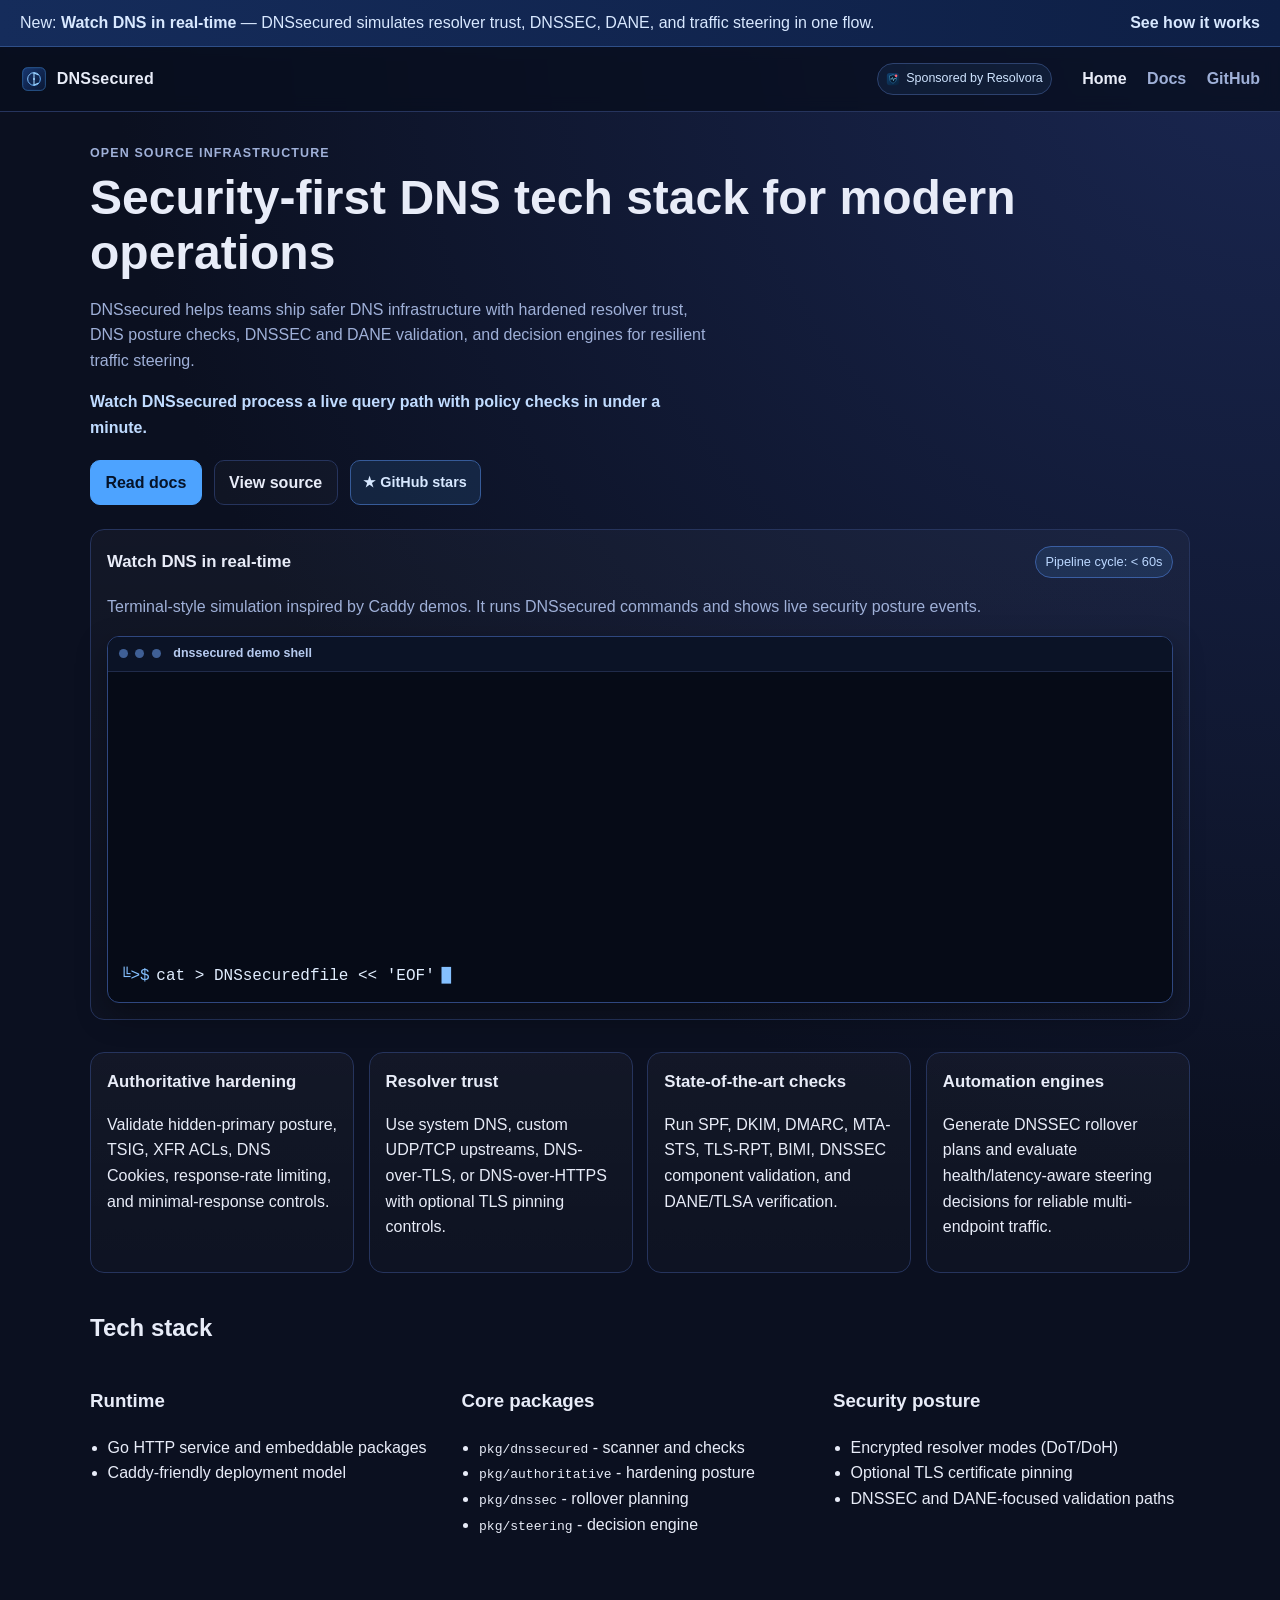
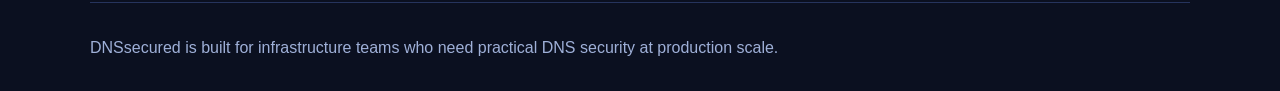
<file: site/index.html>
<!doctype html>
<html lang="en">
  <head>
    <meta charset="UTF-8" />
    <meta name="viewport" content="width=device-width, initial-scale=1.0" />
    <title>DNSsecured | Security-first DNS stack</title>
    <meta
      name="description"
      content="DNSsecured is an open DNS security stack for secure name server operations, DNS posture validation, and resilient traffic control."
    />
    <link rel="icon" type="image/x-icon" href="./assets/favicon.ico" />
    <link rel="icon" type="image/svg+xml" href="./assets/dnssecured-logo.svg" />
    <link rel="stylesheet" href="./styles.css" />
  </head>
  <body>
    <div class="announce">
      <p>
        New: <strong>Watch DNS in real-time</strong> — DNSsecured simulates resolver trust, DNSSEC, DANE, and traffic steering in one flow.
      </p>
      <a href="./docs.html">See how it works</a>
    </div>
    <header class="topbar">
      <a class="brand" href="./index.html">
        <img class="brand-logo" src="./assets/dnssecured-logo.svg" alt="DNSsecured logo" />
        <span>DNSsecured</span>
      </a>
      <div class="topbar-right">
        <a class="sponsor" href="https://resolvora.com/" target="_blank" rel="noreferrer">
          <img src="./assets/resolvora-logo.svg" alt="Resolvora logo" />
          <span>Sponsored by Resolvora</span>
        </a>
        <nav>
          <a href="./index.html" aria-current="page">Home</a>
          <a href="./docs.html">Docs</a>
          <a href="https://github.com/Vigilant-AI-Solutions/dnssecured">GitHub</a>
        </nav>
      </div>
    </header>

    <main>
      <section class="hero">
        <p class="eyebrow">Open source infrastructure</p>
        <h1>Security-first DNS tech stack for modern operations</h1>
        <p>
          DNSsecured helps teams ship safer DNS infrastructure with hardened resolver trust, DNS posture checks, DNSSEC and DANE validation, and
          decision engines for resilient traffic steering.
        </p>
        <p class="hero-highlight">Watch DNSsecured process a live query path with policy checks in under a minute.</p>
        <div class="actions">
          <a class="btn primary" href="./docs.html">Read docs</a>
          <a class="btn" href="https://github.com/Vigilant-AI-Solutions/dnssecured">View source</a>
          <a class="stars-pill" id="github-stars" href="https://github.com/Vigilant-AI-Solutions/dnssecured" aria-label="GitHub stars">
            ★ -- stars
          </a>
        </div>
      </section>

      <section class="realtime card" aria-label="Real-time DNS CLI demo">
        <div class="realtime-head">
          <h2>Watch DNS in real-time</h2>
          <span class="pill">Pipeline cycle: &lt; 60s</span>
        </div>
        <p class="muted">
          Terminal-style simulation inspired by Caddy demos. It runs DNSsecured commands and shows live security posture events.
        </p>
        <div class="terminal" id="terminal-demo" role="img" aria-label="Animated command line demo">
          <div class="terminal-titlebar">
            <span></span><span></span><span></span>
            <strong>dnssecured demo shell</strong>
          </div>
          <pre id="terminal-output"></pre>
          <div class="prompt-line">
            <span class="prompt">╚>$</span>
            <span id="terminal-input"></span><span class="cursor">█</span>
          </div>
        </div>
      </section>

      <section class="grid">
        <article class="card">
          <h2>Authoritative hardening</h2>
          <p>Validate hidden-primary posture, TSIG, XFR ACLs, DNS Cookies, response-rate limiting, and minimal-response controls.</p>
        </article>
        <article class="card">
          <h2>Resolver trust</h2>
          <p>Use system DNS, custom UDP/TCP upstreams, DNS-over-TLS, or DNS-over-HTTPS with optional TLS pinning controls.</p>
        </article>
        <article class="card">
          <h2>State-of-the-art checks</h2>
          <p>Run SPF, DKIM, DMARC, MTA-STS, TLS-RPT, BIMI, DNSSEC component validation, and DANE/TLSA verification.</p>
        </article>
        <article class="card">
          <h2>Automation engines</h2>
          <p>Generate DNSSEC rollover plans and evaluate health/latency-aware steering decisions for reliable multi-endpoint traffic.</p>
        </article>
      </section>

      <section class="stack">
        <h2>Tech stack</h2>
        <div class="stack-grid">
          <div>
            <h3>Runtime</h3>
            <ul>
              <li>Go HTTP service and embeddable packages</li>
              <li>Caddy-friendly deployment model</li>
            </ul>
          </div>
          <div>
            <h3>Core packages</h3>
            <ul>
              <li><code>pkg/dnssecured</code> - scanner and checks</li>
              <li><code>pkg/authoritative</code> - hardening posture</li>
              <li><code>pkg/dnssec</code> - rollover planning</li>
              <li><code>pkg/steering</code> - decision engine</li>
            </ul>
          </div>
          <div>
            <h3>Security posture</h3>
            <ul>
              <li>Encrypted resolver modes (DoT/DoH)</li>
              <li>Optional TLS certificate pinning</li>
              <li>DNSSEC and DANE-focused validation paths</li>
            </ul>
          </div>
        </div>
      </section>
    </main>

    <footer>
      <p>DNSsecured is built for infrastructure teams who need practical DNS security at production scale.</p>
    </footer>
    <script src="./visual.js"></script>
    <script src="./stars.js"></script>
  </body>
</html>
</file>
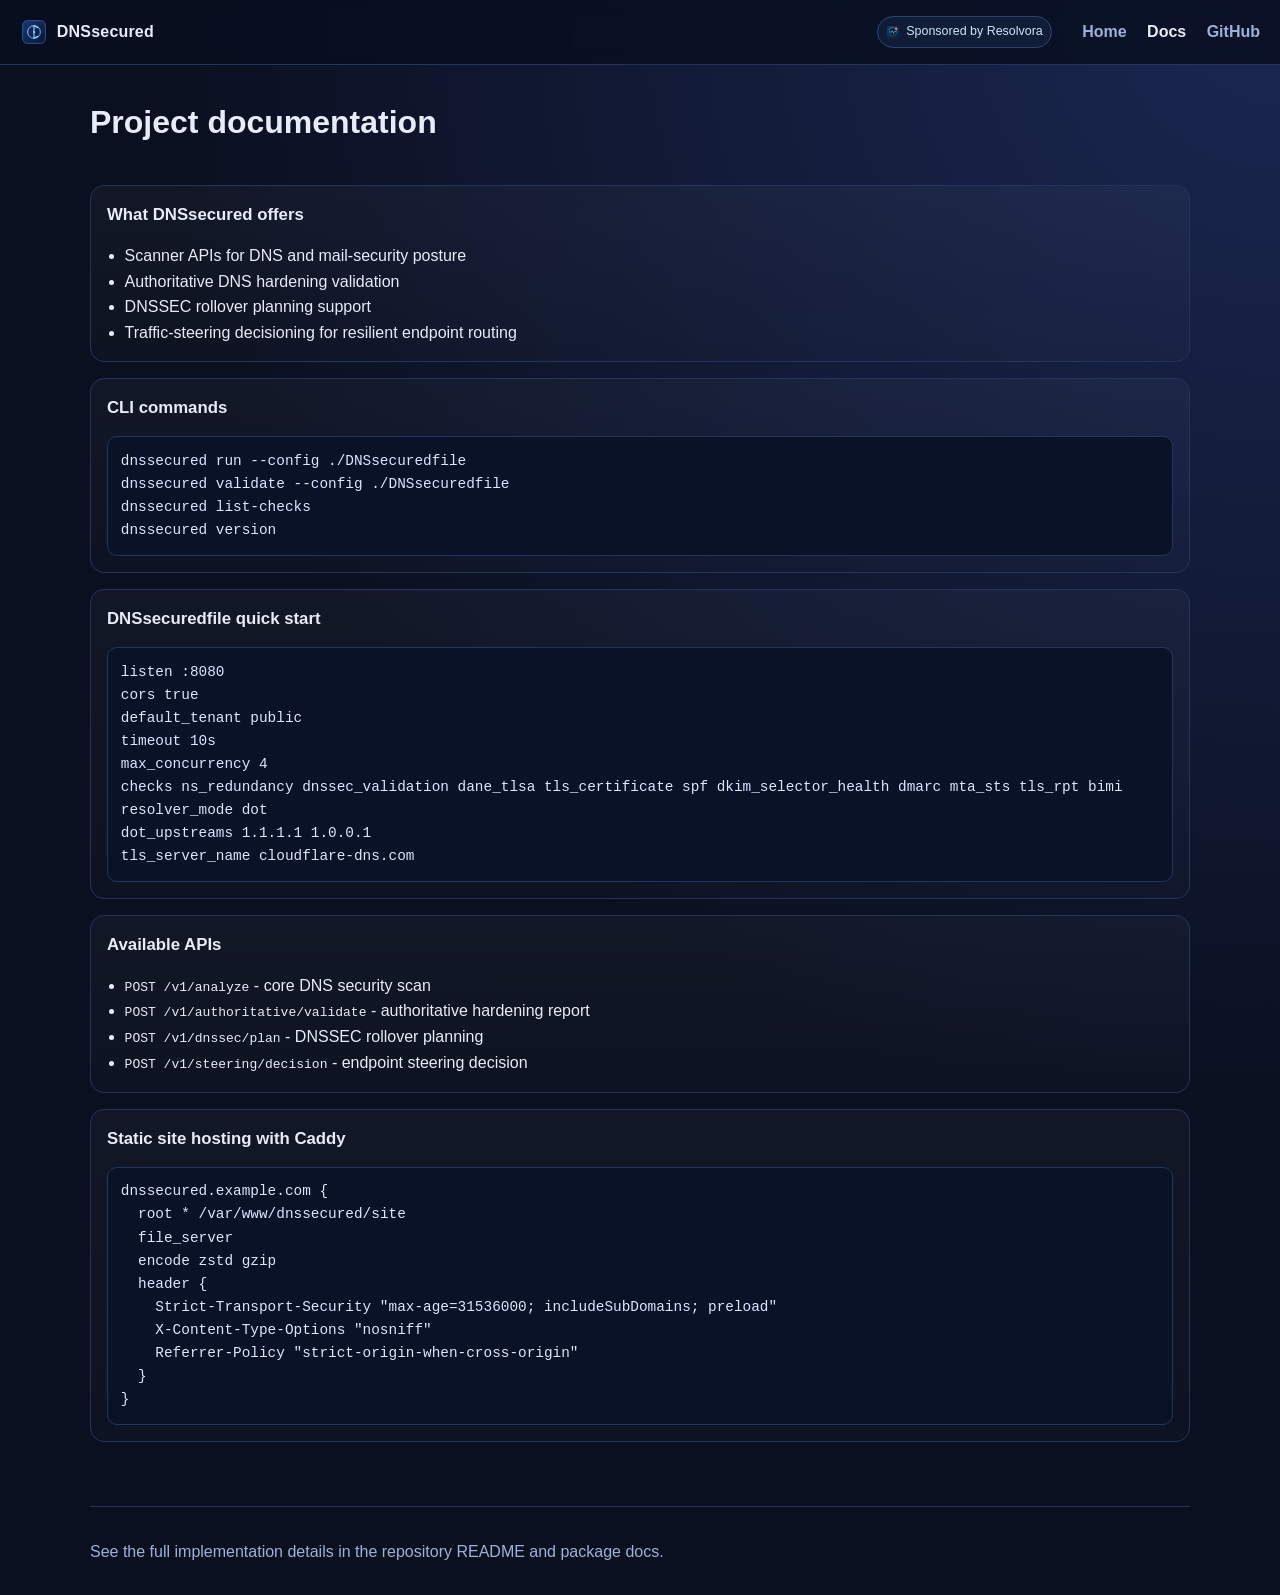
<file: site/docs.html>
<!doctype html>
<html lang="en">
  <head>
    <meta charset="UTF-8" />
    <meta name="viewport" content="width=device-width, initial-scale=1.0" />
    <title>DNSsecured Docs</title>
    <meta name="description" content="DNSsecured quick documentation and configuration reference." />
    <link rel="icon" type="image/x-icon" href="./assets/favicon.ico" />
    <link rel="icon" type="image/svg+xml" href="./assets/dnssecured-logo.svg" />
    <link rel="stylesheet" href="./styles.css" />
  </head>
  <body>
    <header class="topbar">
      <a class="brand" href="./index.html">
        <img class="brand-logo" src="./assets/dnssecured-logo.svg" alt="DNSsecured logo" />
        <span>DNSsecured</span>
      </a>
      <div class="topbar-right">
        <a class="sponsor" href="https://resolvora.com/" target="_blank" rel="noreferrer">
          <img src="./assets/resolvora-logo.svg" alt="Resolvora logo" />
          <span>Sponsored by Resolvora</span>
        </a>
        <nav>
          <a href="./index.html">Home</a>
          <a href="./docs.html" aria-current="page">Docs</a>
          <a href="https://github.com/Vigilant-AI-Solutions/dnssecured">GitHub</a>
        </nav>
      </div>
    </header>

    <main class="docs">
      <h1>Project documentation</h1>

      <section class="card">
        <h2>What DNSsecured offers</h2>
        <ul>
          <li>Scanner APIs for DNS and mail-security posture</li>
          <li>Authoritative DNS hardening validation</li>
          <li>DNSSEC rollover planning support</li>
          <li>Traffic-steering decisioning for resilient endpoint routing</li>
        </ul>
      </section>

      <section class="card">
        <h2>CLI commands</h2>
        <pre><code>dnssecured run --config ./DNSsecuredfile
dnssecured validate --config ./DNSsecuredfile
dnssecured list-checks
dnssecured version</code></pre>
      </section>

      <section class="card">
        <h2>DNSsecuredfile quick start</h2>
        <pre><code>listen :8080
cors true
default_tenant public
timeout 10s
max_concurrency 4
checks ns_redundancy dnssec_validation dane_tlsa tls_certificate spf dkim_selector_health dmarc mta_sts tls_rpt bimi
resolver_mode dot
dot_upstreams 1.1.1.1 1.0.0.1
tls_server_name cloudflare-dns.com</code></pre>
      </section>

      <section class="card">
        <h2>Available APIs</h2>
        <ul>
          <li><code>POST /v1/analyze</code> - core DNS security scan</li>
          <li><code>POST /v1/authoritative/validate</code> - authoritative hardening report</li>
          <li><code>POST /v1/dnssec/plan</code> - DNSSEC rollover planning</li>
          <li><code>POST /v1/steering/decision</code> - endpoint steering decision</li>
        </ul>
      </section>

      <section class="card">
        <h2>Static site hosting with Caddy</h2>
        <pre><code>dnssecured.example.com {
  root * /var/www/dnssecured/site
  file_server
  encode zstd gzip
  header {
    Strict-Transport-Security "max-age=31536000; includeSubDomains; preload"
    X-Content-Type-Options "nosniff"
    Referrer-Policy "strict-origin-when-cross-origin"
  }
}</code></pre>
      </section>
    </main>

    <footer>
      <p>See the full implementation details in the repository README and package docs.</p>
    </footer>
  </body>
</html>
</file>
<file: site/styles.css>
:root {
  --bg: #0b1020;
  --bg-soft: #111a33;
  --text: #e8ecf8;
  --muted: #9fb0d8;
  --line: #26345d;
  --brand: #4da3ff;
  --brand-strong: #2f86e6;
}

* {
  box-sizing: border-box;
}

body {
  margin: 0;
  font-family: Inter, Segoe UI, Arial, sans-serif;
  color: var(--text);
  background: radial-gradient(circle at top right, #1a2752 0%, var(--bg) 55%);
  line-height: 1.6;
}

.announce {
  display: flex;
  justify-content: space-between;
  align-items: center;
  gap: 1rem;
  padding: 0.65rem 1.25rem;
  border-bottom: 1px solid #2f4f88;
  background: linear-gradient(90deg, #152c5b, #0e1f45);
  color: #d8e8ff;
}

.announce p {
  margin: 0;
}

.announce a {
  color: #d8e8ff;
  font-weight: 700;
  text-decoration: none;
  white-space: nowrap;
}

.topbar {
  display: flex;
  justify-content: space-between;
  align-items: center;
  padding: 1rem 1.25rem;
  border-bottom: 1px solid var(--line);
  background: rgba(8, 14, 30, 0.8);
  position: sticky;
  top: 0;
  backdrop-filter: blur(8px);
}

.brand {
  color: var(--text);
  text-decoration: none;
  font-weight: 700;
  letter-spacing: 0.2px;
  display: inline-flex;
  align-items: center;
  gap: 0.55rem;
}

.brand-logo {
  width: 28px;
  height: 28px;
  display: block;
}

.topbar-right {
  display: flex;
  align-items: center;
  gap: 0.9rem;
}

.sponsor {
  display: inline-flex;
  align-items: center;
  gap: 0.42rem;
  padding: 0.3rem 0.5rem;
  border: 1px solid #2d426f;
  border-radius: 999px;
  background: rgba(77, 163, 255, 0.08);
  text-decoration: none;
  color: #cfe4ff;
  font-size: 0.78rem;
  white-space: nowrap;
}

.sponsor img {
  width: 14px;
  height: 14px;
  display: block;
}

nav a {
  color: var(--muted);
  text-decoration: none;
  margin-left: 1rem;
  font-weight: 600;
}

nav a[aria-current="page"],
nav a:hover {
  color: var(--text);
}

main {
  width: min(1100px, 92vw);
  margin: 2rem auto 4rem;
}

.hero h1 {
  font-size: clamp(1.9rem, 5vw, 3rem);
  line-height: 1.15;
  margin: 0.4rem 0 1rem;
}

.hero p {
  max-width: 70ch;
  color: var(--muted);
}

.hero-highlight {
  color: #c0dbff !important;
  font-weight: 600;
}

.eyebrow {
  color: #7cb8ff;
  text-transform: uppercase;
  letter-spacing: 0.09em;
  font-size: 0.78rem;
  font-weight: 700;
  margin-bottom: 0.2rem;
}

.actions {
  margin-top: 1.2rem;
  display: flex;
  gap: 0.75rem;
  flex-wrap: wrap;
}

.btn {
  display: inline-block;
  padding: 0.55rem 0.9rem;
  border: 1px solid var(--line);
  border-radius: 10px;
  color: var(--text);
  text-decoration: none;
  font-weight: 600;
  background: rgba(255, 255, 255, 0.02);
}

.btn.primary {
  background: var(--brand);
  border-color: var(--brand);
  color: #051329;
}

.btn.primary:hover {
  background: var(--brand-strong);
}

.stars-pill {
  display: inline-flex;
  align-items: center;
  padding: 0.55rem 0.8rem;
  border-radius: 10px;
  border: 1px solid #365b99;
  background: rgba(77, 163, 255, 0.12);
  color: #d7e8ff;
  text-decoration: none;
  font-weight: 700;
  font-size: 0.9rem;
}

.grid {
  margin-top: 2rem;
  display: grid;
  gap: 0.9rem;
  grid-template-columns: repeat(auto-fit, minmax(220px, 1fr));
}

.card {
  border: 1px solid var(--line);
  background: linear-gradient(180deg, rgba(255, 255, 255, 0.03), rgba(255, 255, 255, 0.01));
  border-radius: 14px;
  padding: 1rem;
}

.muted {
  color: var(--muted);
}

.realtime {
  margin-top: 1.5rem;
}

.realtime-head {
  display: flex;
  justify-content: space-between;
  align-items: center;
  gap: 1rem;
}

.realtime-head h2 {
  margin: 0;
}

.pill {
  padding: 0.3rem 0.6rem;
  border: 1px solid #3a5ea2;
  border-radius: 999px;
  font-size: 0.8rem;
  color: #bbd7ff;
  background: rgba(77, 163, 255, 0.12);
}

.terminal {
  margin-top: 1rem;
  border: 1px solid #2f477f;
  border-radius: 12px;
  background: #060b17;
  overflow: hidden;
  box-shadow: 0 12px 30px rgba(0, 0, 0, 0.35);
}

.terminal-titlebar {
  display: flex;
  align-items: center;
  gap: 0.45rem;
  padding: 0.45rem 0.7rem;
  border-bottom: 1px solid #202b4a;
  background: #0b1326;
}

.terminal-titlebar span {
  width: 9px;
  height: 9px;
  border-radius: 999px;
  background: #3f5f95;
}

.terminal-titlebar strong {
  margin-left: 0.35rem;
  font-size: 0.78rem;
  color: #b6caef;
  font-weight: 600;
}

#terminal-output {
  margin: 0;
  border: 0;
  border-radius: 0;
  background: transparent;
  font-family: ui-monospace, SFMono-Regular, Menlo, Consolas, monospace;
  font-size: 0.85rem;
  color: #cde6ff;
  min-height: 290px;
  max-height: 390px;
  overflow: auto;
}

.prompt-line {
  display: flex;
  align-items: center;
  gap: 0.42rem;
  padding: 0.15rem 0.8rem 0.75rem;
  font-family: ui-monospace, SFMono-Regular, Menlo, Consolas, monospace;
  color: #e1eeff;
}

.prompt {
  color: #84c0ff;
}

#terminal-input {
  color: #e1eeff;
}

.cursor {
  color: #84c0ff;
  animation: blink 1s steps(1) infinite;
}

@keyframes blink {
  0%,
  50% {
    opacity: 1;
  }
  51%,
  100% {
    opacity: 0;
  }
}

.card h2 {
  margin-top: 0;
  font-size: 1.05rem;
}

.stack {
  margin-top: 2.25rem;
}

.stack-grid {
  display: grid;
  gap: 0.9rem;
  grid-template-columns: repeat(auto-fit, minmax(260px, 1fr));
}

.stack ul,
.docs ul {
  margin: 0.4rem 0 0;
  padding-left: 1.1rem;
}

.docs h1 {
  margin-top: 0;
}

.docs {
  display: grid;
  gap: 1rem;
}

pre {
  white-space: pre-wrap;
  word-break: break-word;
  margin: 0;
  font-size: 0.9rem;
  border: 1px solid var(--line);
  border-radius: 10px;
  background: #0a1228;
  padding: 0.8rem;
  color: #dce6ff;
}

footer {
  width: min(1100px, 92vw);
  margin: 0 auto 2rem;
  color: var(--muted);
  border-top: 1px solid var(--line);
  padding-top: 1rem;
}

@media (max-width: 760px) {
  .announce {
    flex-direction: column;
    align-items: flex-start;
  }
  .topbar {
    flex-direction: column;
    align-items: flex-start;
    gap: 0.75rem;
  }
  .topbar-right {
    width: 100%;
    flex-direction: column;
    align-items: flex-start;
    gap: 0.55rem;
  }
  nav a {
    margin-left: 0;
    margin-right: 0.8rem;
  }
}
</file>
